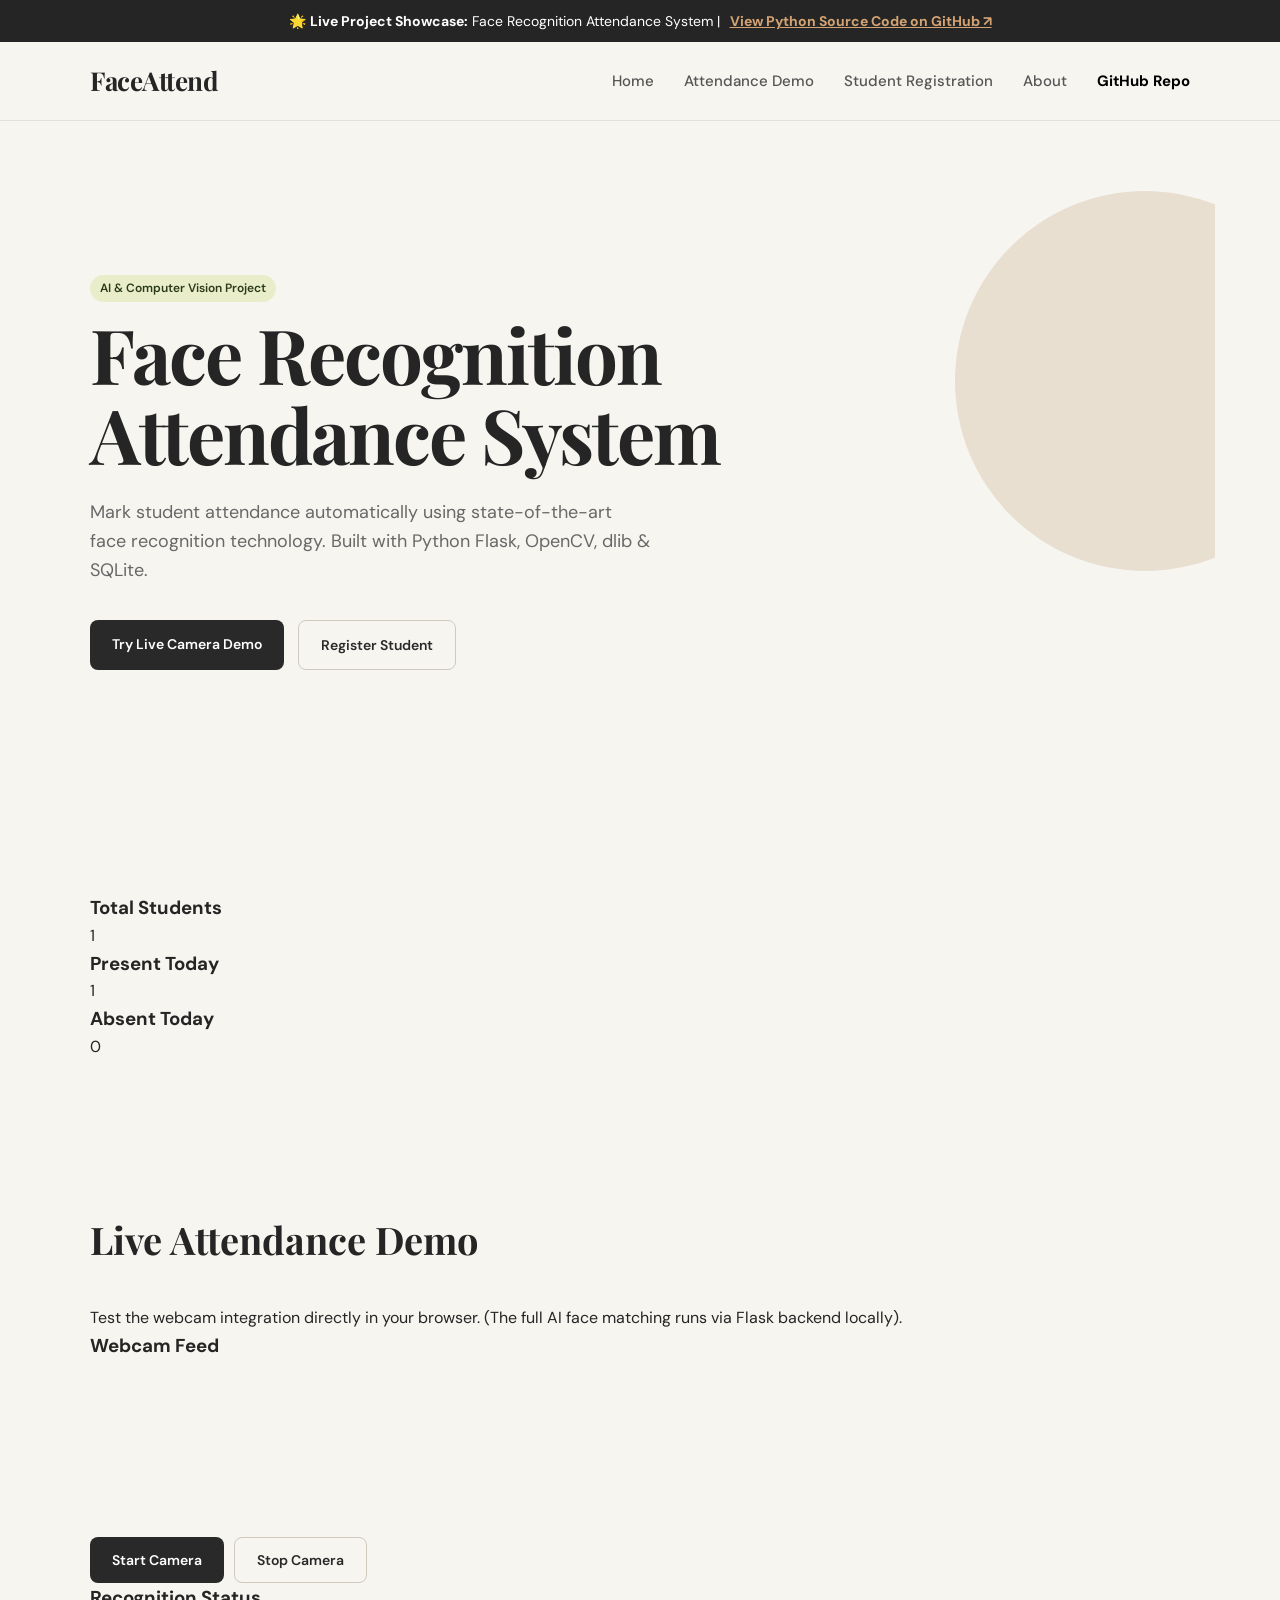
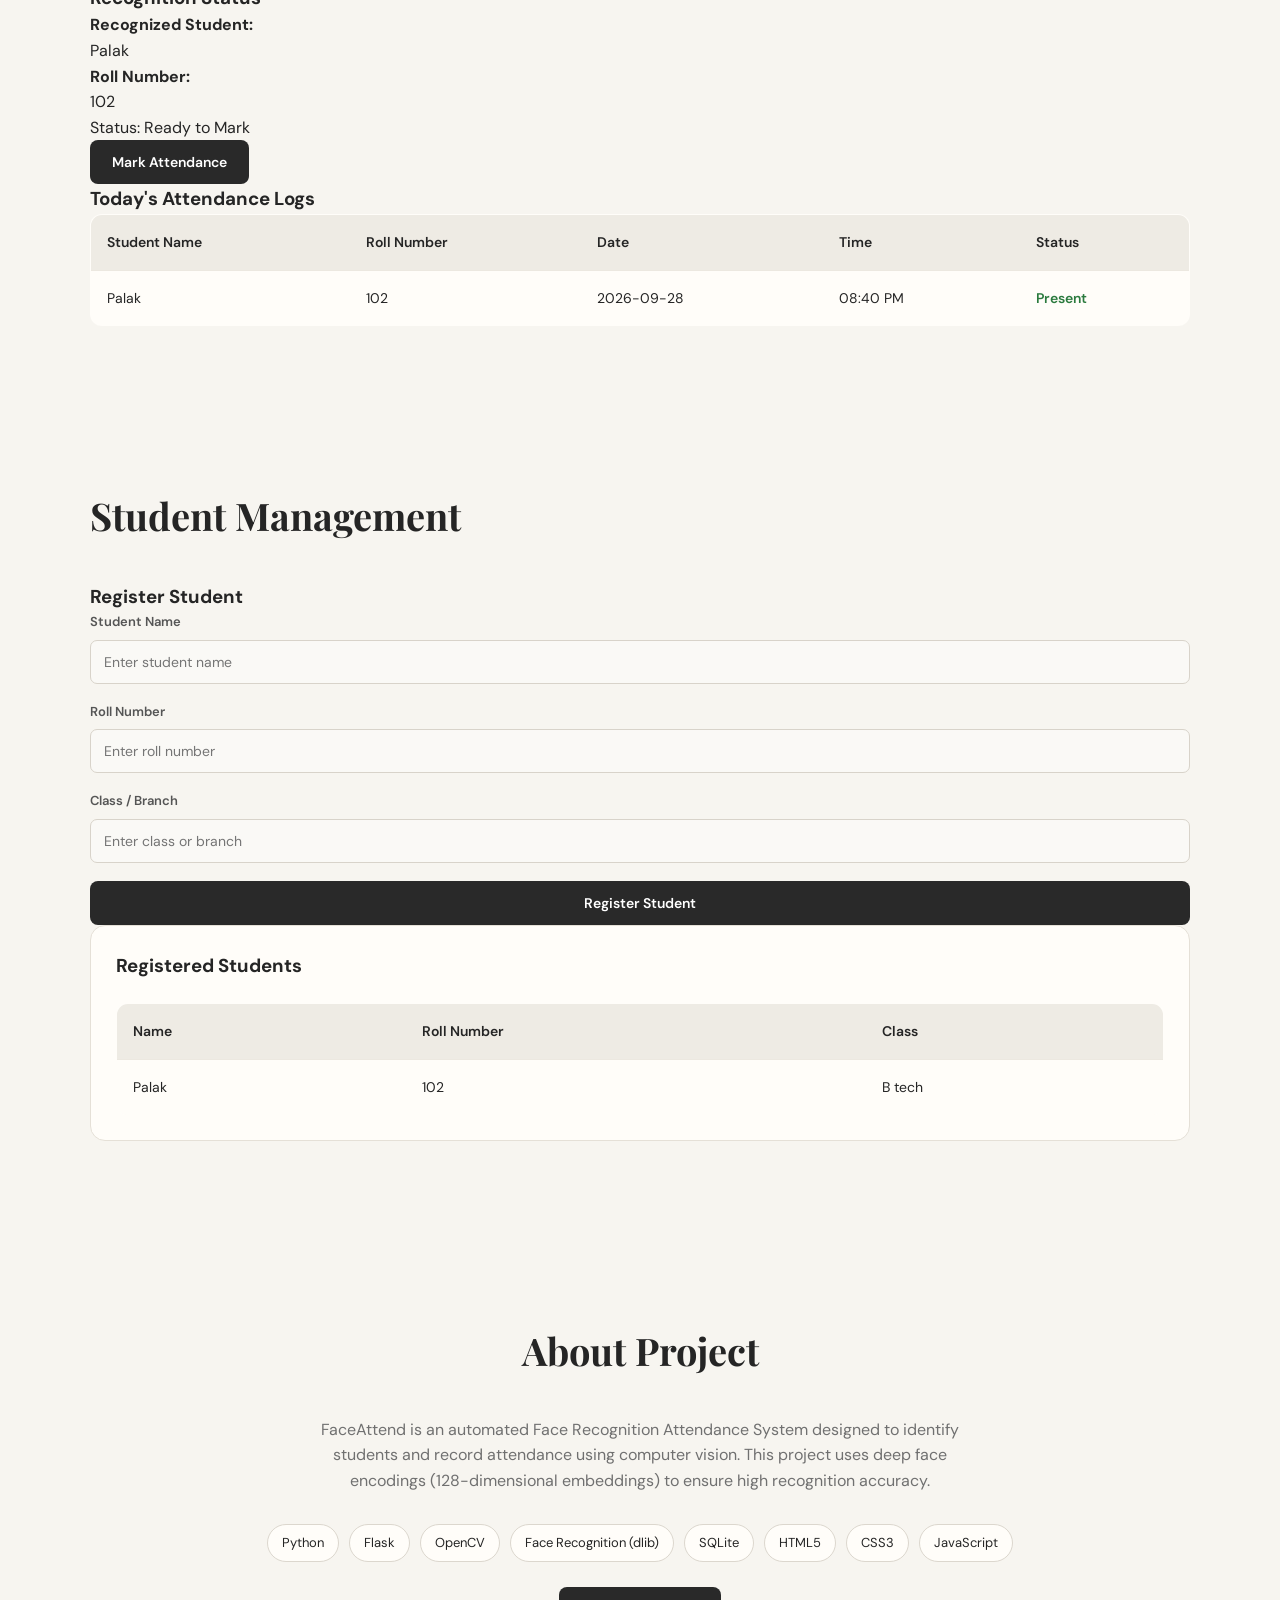
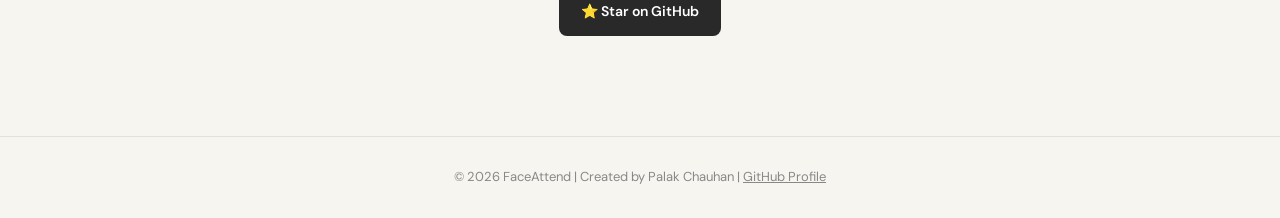
<file: index.html>
<!DOCTYPE html>
<html lang="en">
<head>
    <meta charset="UTF-8">
    <meta name="viewport" content="width=device-width, initial-scale=1.0">
    <title>Face Recognition Attendance System - Live Showcase</title>
    <link rel="stylesheet" href="static/style.css">
    <link rel="preconnect" href="https://fonts.googleapis.com">
    <link rel="preconnect" href="https://fonts.gstatic.com" crossorigin>
    <link href="https://fonts.googleapis.com/css2?family=DM+Sans:wght@400;500;700&family=Playfair+Display:wght@700&display=swap" rel="stylesheet">
    <style>
        .banner {
            background: #252525;
            color: #fff;
            padding: 10px 20px;
            text-align: center;
            font-size: 14px;
        }
        .banner a {
            color: #d4a373;
            font-weight: 700;
            text-decoration: underline;
            margin-left: 6px;
        }
        .demo-tag {
            display: inline-block;
            background: #e9edc9;
            color: #2b3a1a;
            padding: 4px 10px;
            border-radius: 20px;
            font-size: 12px;
            font-weight: 600;
            margin-bottom: 12px;
        }
    </style>
</head>

<body>

    <div class="banner">
        🌟 <strong>Live Project Showcase:</strong> Face Recognition Attendance System | 
        <a href="https://github.com/palakchauhan1/facerecognition.github.io" target="_blank">View Python Source Code on GitHub ↗</a>
    </div>

    <!-- Navigation Bar -->
    <header>
        <nav class="navbar">
            <div class="logo">
                FaceAttend
            </div>
            <ul class="nav-links">
                <li><a href="#home">Home</a></li>
                <li><a href="#attendance">Attendance Demo</a></li>
                <li><a href="#students">Student Registration</a></li>
                <li><a href="#about">About</a></li>
                <li><a href="https://github.com/palakchauhan1/facerecognition.github.io" target="_blank" style="color: #000; font-weight: 700;">GitHub Repo</a></li>
            </ul>
        </nav>
    </header>

    <!-- Home Section -->
    <section id="home" class="hero">
        <div class="hero-content">
            <span class="demo-tag">AI &amp; Computer Vision Project</span>
            <h1>Face Recognition<br>Attendance System</h1>
            <p>
                Mark student attendance automatically using state-of-the-art face recognition technology.
                Built with Python Flask, OpenCV, dlib &amp; SQLite.
            </p>
            <div class="hero-buttons">
                <a href="#attendance" class="btn primary-btn">
                    Try Live Camera Demo
                </a>
                <a href="#students" class="btn secondary-btn">
                    Register Student
                </a>
            </div>
        </div>
    </section>

    <!-- Dashboard -->
    <section class="dashboard">
        <div class="dashboard-grid">
            <div class="dash-card">
                <h3>Total Students</h3>
                <p id="totalStudents">1</p>
            </div>
            <div class="dash-card">
                <h3>Present Today</h3>
                <p id="presentStudents">1</p>
            </div>
            <div class="dash-card">
                <h3>Absent Today</h3>
                <p id="absentStudents">0</p>
            </div>
        </div>
    </section>

    <!-- Attendance Section -->
    <section id="attendance" class="attendance-section">
        <h2>Live Attendance Demo</h2>
        <p class="section-desc">
            Test the webcam integration directly in your browser. (The full AI face matching runs via Flask backend locally).
        </p>

        <div class="attendance-grid">
            <!-- Camera Card -->
            <div class="camera-card">
                <h3>Webcam Feed</h3>
                <div class="camera-wrapper">
                    <video id="camera" autoplay playsinline></video>
                </div>
                <div class="camera-buttons">
                    <button id="startCamera" class="btn primary-btn">
                        Start Camera
                    </button>
                    <button id="stopCamera" class="btn secondary-btn">
                        Stop Camera
                    </button>
                </div>
            </div>

            <!-- Recognition Card -->
            <div class="recognition-card">
                <h3>Recognition Status</h3>
                <div class="recognition-details">
                    <p><strong>Recognized Student:</strong></p>
                    <p id="recognizedName" class="highlight-text">Palak</p>
                    <p><strong>Roll Number:</strong></p>
                    <p id="recognizedRoll">102</p>
                    <p id="recognitionStatus" class="status-text">Status: Ready to Mark</p>
                </div>
                <button id="markAttendance" class="btn primary-btn full-btn">
                    Mark Attendance
                </button>
            </div>
        </div>

        <!-- Attendance Records -->
        <div class="records-container">
            <h3>Today's Attendance Logs</h3>
            <table>
                <thead>
                    <tr>
                        <th>Student Name</th>
                        <th>Roll Number</th>
                        <th>Date</th>
                        <th>Time</th>
                        <th>Status</th>
                    </tr>
                </thead>
                <tbody id="attendanceTable">
                    <tr>
                        <td>Palak</td>
                        <td>102</td>
                        <td>2026-09-28</td>
                        <td>08:40 PM</td>
                        <td><span style="color: #2b7a3e; font-weight: 600;">Present</span></td>
                    </tr>
                </tbody>
            </table>
        </div>
    </section>

    <!-- Student Registration Section -->
    <section id="students" class="students-section">
        <h2>Student Management</h2>
        <div class="students-grid">
            <div class="student-form-card">
                <h3>Register Student</h3>
                <form id="studentForm">
                    <label for="studentName">Student Name</label>
                    <input type="text" id="studentName" placeholder="Enter student name" required>

                    <label for="rollNumber">Roll Number</label>
                    <input type="text" id="rollNumber" placeholder="Enter roll number" required>

                    <label for="studentClass">Class / Branch</label>
                    <input type="text" id="studentClass" placeholder="Enter class or branch" required>

                    <button type="submit" class="btn primary-btn">
                        Register Student
                    </button>
                </form>
            </div>

            <div class="student-list">
                <h3>Registered Students</h3>
                <table>
                    <thead>
                        <tr>
                            <th>Name</th>
                            <th>Roll Number</th>
                            <th>Class</th>
                        </tr>
                    </thead>
                    <tbody id="studentTable">
                        <tr>
                            <td>Palak</td>
                            <td>102</td>
                            <td>B tech</td>
                        </tr>
                    </tbody>
                </table>
            </div>
        </div>
    </section>

    <!-- About Section -->
    <section id="about" class="about-section">
        <h2>About Project</h2>
        <p>
            FaceAttend is an automated Face Recognition Attendance System designed to identify students and record attendance using computer vision.
            This project uses deep face encodings (128-dimensional embeddings) to ensure high recognition accuracy.
        </p>
        <div class="technology-list">
            <span>Python</span>
            <span>Flask</span>
            <span>OpenCV</span>
            <span>Face Recognition (dlib)</span>
            <span>SQLite</span>
            <span>HTML5</span>
            <span>CSS3</span>
            <span>JavaScript</span>
        </div>
        <div style="margin-top: 25px;">
            <a href="https://github.com/palakchauhan1/facerecognition.github.io" target="_blank" class="btn primary-btn">
                ⭐ Star on GitHub
            </a>
        </div>
    </section>

    <!-- Footer -->
    <footer>
        <p>
            © 2026 FaceAttend | Created by Palak Chauhan | <a href="https://github.com/palakchauhan1" target="_blank" style="color: inherit;">GitHub Profile</a>
        </p>
    </footer>

    <!-- Interactive JS for GitHub Pages Preview -->
    <script>
        const camera = document.getElementById("camera");
        const startCameraBtn = document.getElementById("startCamera");
        const stopCameraBtn = document.getElementById("stopCamera");
        const markAttendanceBtn = document.getElementById("markAttendance");
        const recognitionStatus = document.getElementById("recognitionStatus");
        const attendanceTable = document.getElementById("attendanceTable");
        const studentForm = document.getElementById("studentForm");
        const studentTable = document.getElementById("studentTable");
        let stream = null;

        startCameraBtn.addEventListener("click", async () => {
            try {
                stream = await navigator.mediaDevices.getUserMedia({ video: true, audio: false });
                camera.srcObject = stream;
                recognitionStatus.textContent = "Status: Camera Active (Live Stream)";
            } catch (err) {
                alert("Please grant camera permissions to test webcam.");
            }
        });

        stopCameraBtn.addEventListener("click", () => {
            if (stream) {
                stream.getTracks().forEach(t => t.stop());
                stream = null;
            }
            camera.srcObject = null;
            recognitionStatus.textContent = "Status: Camera Stopped";
        });

        markAttendanceBtn.addEventListener("click", () => {
            const timeStr = new Date().toLocaleTimeString([], { hour: '2-digit', minute: '2-digit' });
            const dateStr = new Date().toISOString().split('T')[0];
            const row = document.createElement("tr");
            row.innerHTML = `
                <td>Palak</td>
                <td>102</td>
                <td>${dateStr}</td>
                <td>${timeStr}</td>
                <td><span style="color: #2b7a3e; font-weight: 600;">Present</span></td>
            `;
            attendanceTable.prepend(row);
            alert("Attendance marked successfully for Palak (Roll #102)!");
        });

        studentForm.addEventListener("submit", (e) => {
            e.preventDefault();
            const name = document.getElementById("studentName").value.trim();
            const roll = document.getElementById("rollNumber").value.trim();
            const sClass = document.getElementById("studentClass").value.trim();

            const row = document.createElement("tr");
            row.innerHTML = `<td>${name}</td><td>${roll}</td><td>${sClass}</td>`;
            studentTable.appendChild(row);

            const countEl = document.getElementById("totalStudents");
            countEl.textContent = parseInt(countEl.textContent || "1") + 1;

            alert(`Student '${name}' registered successfully! (Clone repo and run 'python app.py' for real-time face training).`);
            studentForm.reset();
        });
    </script>
</body>
</html>
</file>
<file: static/style.css>
/*BASIC RESET */

* {
    margin: 0;
    padding: 0;
    box-sizing: border-box;
}

html {
    scroll-behavior: smooth;
}

body {
    font-family: "DM Sans", sans-serif;
    background: #f7f5f0;
    color: #252525;
    line-height: 1.6;
}


/*  NAVBAR */

header {
    position: sticky;
    top: 0;
    z-index: 1000;
    background: rgba(247, 245, 240, 0.92);
    backdrop-filter: blur(12px);
    border-bottom: 1px solid #e5e1d9;
}

.navbar {
    max-width: 1150px;
    margin: auto;
    padding: 18px 25px;

    display: flex;
    align-items: center;
    justify-content: space-between;
}

.logo {
    font-family: "Playfair Display", serif;
    font-size: 26px;
    font-weight: 700;
    letter-spacing: -0.5px;
}

.nav-links {
    display: flex;
    gap: 30px;
    list-style: none;
}

.nav-links a {
    text-decoration: none;
    color: #555;
    font-size: 15px;
    font-weight: 500;

    transition: color 0.25s ease;
}

.nav-links a:hover {
    color: #111;
}



/*  HERO */

.hero {
    min-height: 78vh;
    max-width: 1150px;
    margin: auto;
    padding: 100px 25px;

    display: flex;
    align-items: center;

    position: relative;
    overflow: hidden;
}

.hero::before {
    content: "";
    position: absolute;

    width: 380px;
    height: 380px;

    border-radius: 50%;

    background: #e8dfd0;

    right: -120px;
    top: 70px;

    z-index: -1;

    animation: floatCircle 6s ease-in-out infinite;
}

.hero-content {
    max-width: 700px;

    animation: heroEnter 0.9s ease forwards;
}

.hero h1 {
    font-family: "Playfair Display", serif;
    font-size: clamp(45px, 6vw, 76px);
    line-height: 1.05;
    letter-spacing: -2px;
    margin-bottom: 25px;
}

.hero p {
    max-width: 560px;
    color: #686868;
    font-size: 18px;
    margin-bottom: 35px;
}

.hero-buttons {
    display: flex;
    gap: 14px;
    flex-wrap: wrap;
}


/* BUTTON */

.btn {
    border: none;
    padding: 13px 22px;
    border-radius: 8px;

    font-family: inherit;
    font-size: 14px;
    font-weight: 600;

    cursor: pointer;
    text-decoration: none;

    display: inline-block;

    transition:
        transform 0.25s ease,
        box-shadow 0.25s ease,
        background 0.25s ease;
}

.btn:hover {
    transform: translateY(-3px);
}

.btn:active {
    transform: translateY(0);
}

.primary-btn {
    background: #292929;
    color: white;
}

.primary-btn:hover {
    background: #111;
    box-shadow: 0 8px 20px rgba(0, 0, 0, 0.15);
}

.secondary-btn {
    background: transparent;
    color: #292929;
    border: 1px solid #cfc9be;
}

.secondary-btn:hover {
    background: #ebe7df;
}

.danger-btn {
    background: #e9d8d5;
    color: #713d38;
}

.success-btn {
    background: #dce8dd;
    color: #315437;
}


/* DASHBOARD */

.dashboard {
    max-width: 1150px;
    margin: auto;
    padding: 70px 25px;
}

.dashboard h2,
.attendance-section h2,
.attendance-records h2,
.students-section h2,
.about-section h2 {
    font-family: "Playfair Display", serif;
    font-size: 38px;
    margin-bottom: 35px;
}

.dashboard-container {
    display: grid;
    grid-template-columns: repeat(3, 1fr);
    gap: 20px;
}

.card {
    background: #fffdf9;
    border: 1px solid #e5e0d7;
    border-radius: 14px;
    padding: 28px;

    transition:
        transform 0.3s ease,
        box-shadow 0.3s ease;
}

.card:hover {
    transform: translateY(-6px);
    box-shadow: 0 14px 35px rgba(44, 40, 30, 0.08);
}

.card h3 {
    color: #777;
    font-size: 14px;
    font-weight: 500;
    margin-bottom: 8px;
}

.card p {
    font-size: 38px;
    font-weight: 700;
}


/* ATTENDANCE */

.attendance-section {
    max-width: 1150px;
    margin: auto;
    padding: 80px 25px;
}

.attendance-container {
    display: grid;
    grid-template-columns: 1.4fr 0.8fr;
    gap: 25px;
}

.camera-box,
.recognition-box {
    background: #fffdf9;
    border: 1px solid #e5e0d7;
    border-radius: 15px;
    padding: 25px;
}

.camera-box h3,
.recognition-box > h3 {
    margin-bottom: 20px;
}


/* Camera */

.camera {
    height: 360px;
    background: #202020;

    border-radius: 10px;
    overflow: hidden;

    position: relative;

    display: flex;
    align-items: center;
    justify-content: center;
}

.camera video {
    width: 100%;
    height: 100%;
    object-fit: cover;
}

.camera-message {
    position: absolute;
    color: #aaa;
    font-size: 14px;
}

.camera-buttons {
    display: flex;
    gap: 10px;
    margin-top: 18px;
}


/* Recognition */

.recognition-box {
    display: flex;
    flex-direction: column;
}

.student-result {
    flex: 1;

    display: flex;
    flex-direction: column;
    align-items: center;
    justify-content: center;

    text-align: center;
}

.profile-circle {
    width: 90px;
    height: 90px;

    border-radius: 50%;

    background: #eee9df;

    display: flex;
    align-items: center;
    justify-content: center;

    font-size: 35px;

    margin-bottom: 20px;

    animation: softPulse 3s infinite;
}

.student-result h3 {
    margin-bottom: 5px;
}

.student-result p {
    color: #777;
    font-size: 14px;
}


/* ATTENDANCE TABLE */

.attendance-records {
    max-width: 1150px;
    margin: auto;
    padding: 80px 25px;
}

.table-container {
    overflow-x: auto;
}

table {
    width: 100%;
    border-collapse: collapse;

    background: #fffdf9;
    border: 1px solid #e5e0d7;
    border-radius: 12px;
    overflow: hidden;
}

th,
td {
    padding: 16px;
    text-align: left;

    border-bottom: 1px solid #ece8e0;

    font-size: 14px;
}

th {
    background: #eeebe4;
    font-weight: 600;
}

tr {
    transition: background 0.2s ease;
}

tbody tr:hover {
    background: #f5f2eb;
}

.present {
    display: inline-block;

    padding: 5px 10px;

    background: #dce8dd;
    color: #315437;

    border-radius: 20px;

    font-size: 12px;
    font-weight: 600;
}


/* =========================
   STUDENTS
========================= */

.students-section {
    max-width: 1150px;
    margin: auto;
    padding: 80px 25px;
}

.student-container {
    display: grid;
    grid-template-columns: 0.8fr 1.2fr;
    gap: 25px;
}

.register-card,
.student-list {
    background: #fffdf9;
    border: 1px solid #e5e0d7;

    border-radius: 15px;
    padding: 25px;
}

.register-card h3,
.student-list h3 {
    margin-bottom: 22px;
}

form {
    display: flex;
    flex-direction: column;
}

label {
    font-size: 13px;
    font-weight: 600;
    margin-bottom: 7px;
    color: #555;
}

input {
    padding: 12px 13px;

    border: 1px solid #d8d3ca;
    border-radius: 7px;

    background: #faf9f6;

    font-family: inherit;
    font-size: 14px;

    outline: none;

    margin-bottom: 18px;

    transition:
        border 0.2s ease,
        box-shadow 0.2s ease;
}

input:focus {
    border-color: #777;
    box-shadow: 0 0 0 3px rgba(80, 80, 80, 0.08);
}


/* =========================
   ABOUT
========================= */

.about-section {
    max-width: 900px;
    margin: auto;

    padding: 100px 25px;

    text-align: center;
}

.about-section p {
    color: #707070;
    max-width: 650px;
    margin: auto;
}

.technology-list {
    margin-top: 30px;

    display: flex;
    justify-content: center;
    flex-wrap: wrap;
    gap: 10px;
}

.technology-list span {
    padding: 8px 14px;

    border: 1px solid #dcd7ce;
    border-radius: 20px;

    background: #fffdf9;

    font-size: 13px;
}


/* =========================
   FOOTER
========================= */

footer {
    border-top: 1px solid #e5e1d9;

    text-align: center;

    padding: 30px 20px;

    color: #888;

    font-size: 13px;
}


/* =========================
   ANIMATIONS
========================= */

@keyframes heroEnter {

    from {
        opacity: 0;
        transform: translateY(25px);
    }

    to {
        opacity: 1;
        transform: translateY(0);
    }
}


@keyframes floatCircle {

    0%,
    100% {
        transform: translateY(0);
    }

    50% {
        transform: translateY(-25px);
    }
}


@keyframes softPulse {

    0%,
    100% {
        transform: scale(1);
    }

    50% {
        transform: scale(1.05);
    }
}


/* =========================
   RESPONSIVE
========================= */

@media (max-width: 850px) {

    .nav-links {
        gap: 15px;
    }

    .dashboard-container {
        grid-template-columns: 1fr;
    }

    .attendance-container {
        grid-template-columns: 1fr;
    }

    .student-container {
        grid-template-columns: 1fr;
    }

    .hero {
        min-height: 65vh;
        padding-top: 70px;
    }

}


@media (max-width: 600px) {

    .navbar {
        flex-direction: column;
        gap: 15px;
    }

    .nav-links {
        flex-wrap: wrap;
        justify-content: center;
    }

    .hero h1 {
        font-size: 45px;
    }

    .hero p {
        font-size: 16px;
    }

    .camera {
        height: 260px;
    }

    .dashboard h2,
    .attendance-section h2,
    .attendance-records h2,
    .students-section h2,
    .about-section h2 {
        font-size: 32px;
    }
}
</file>
